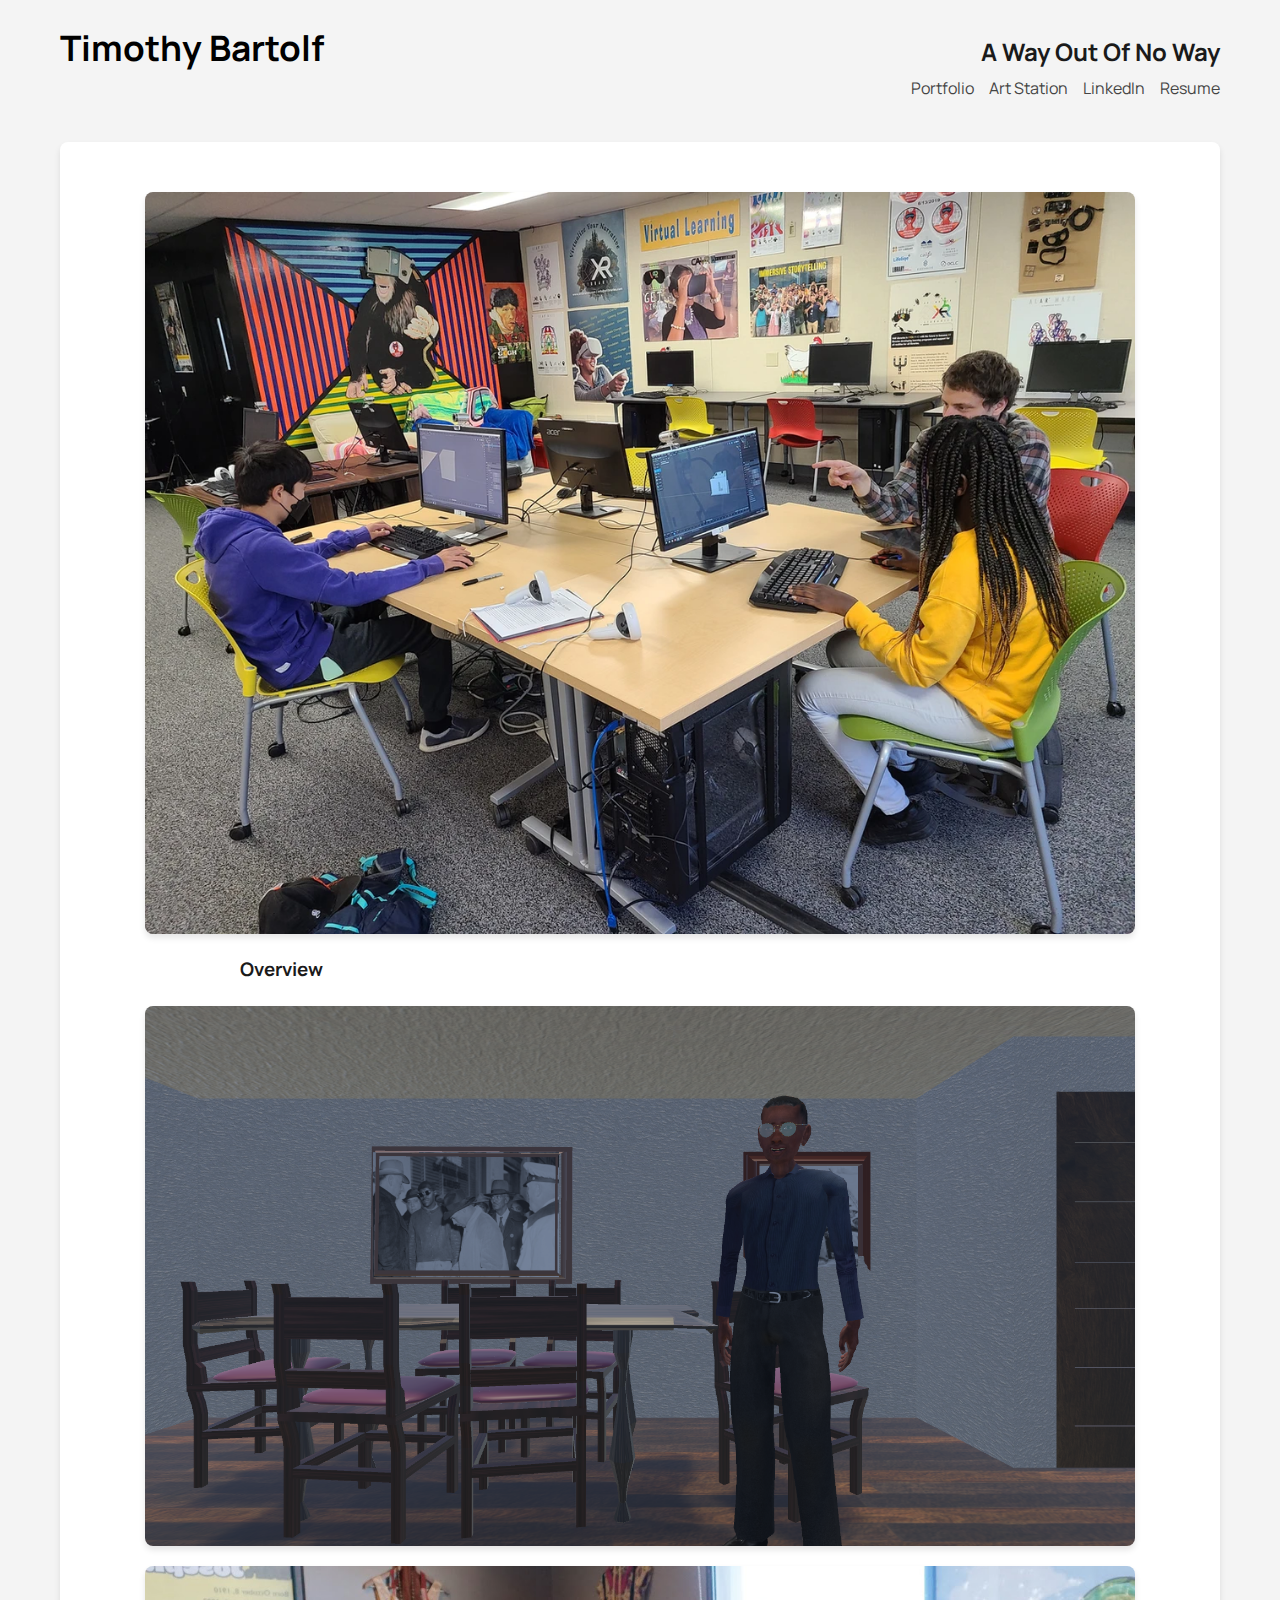
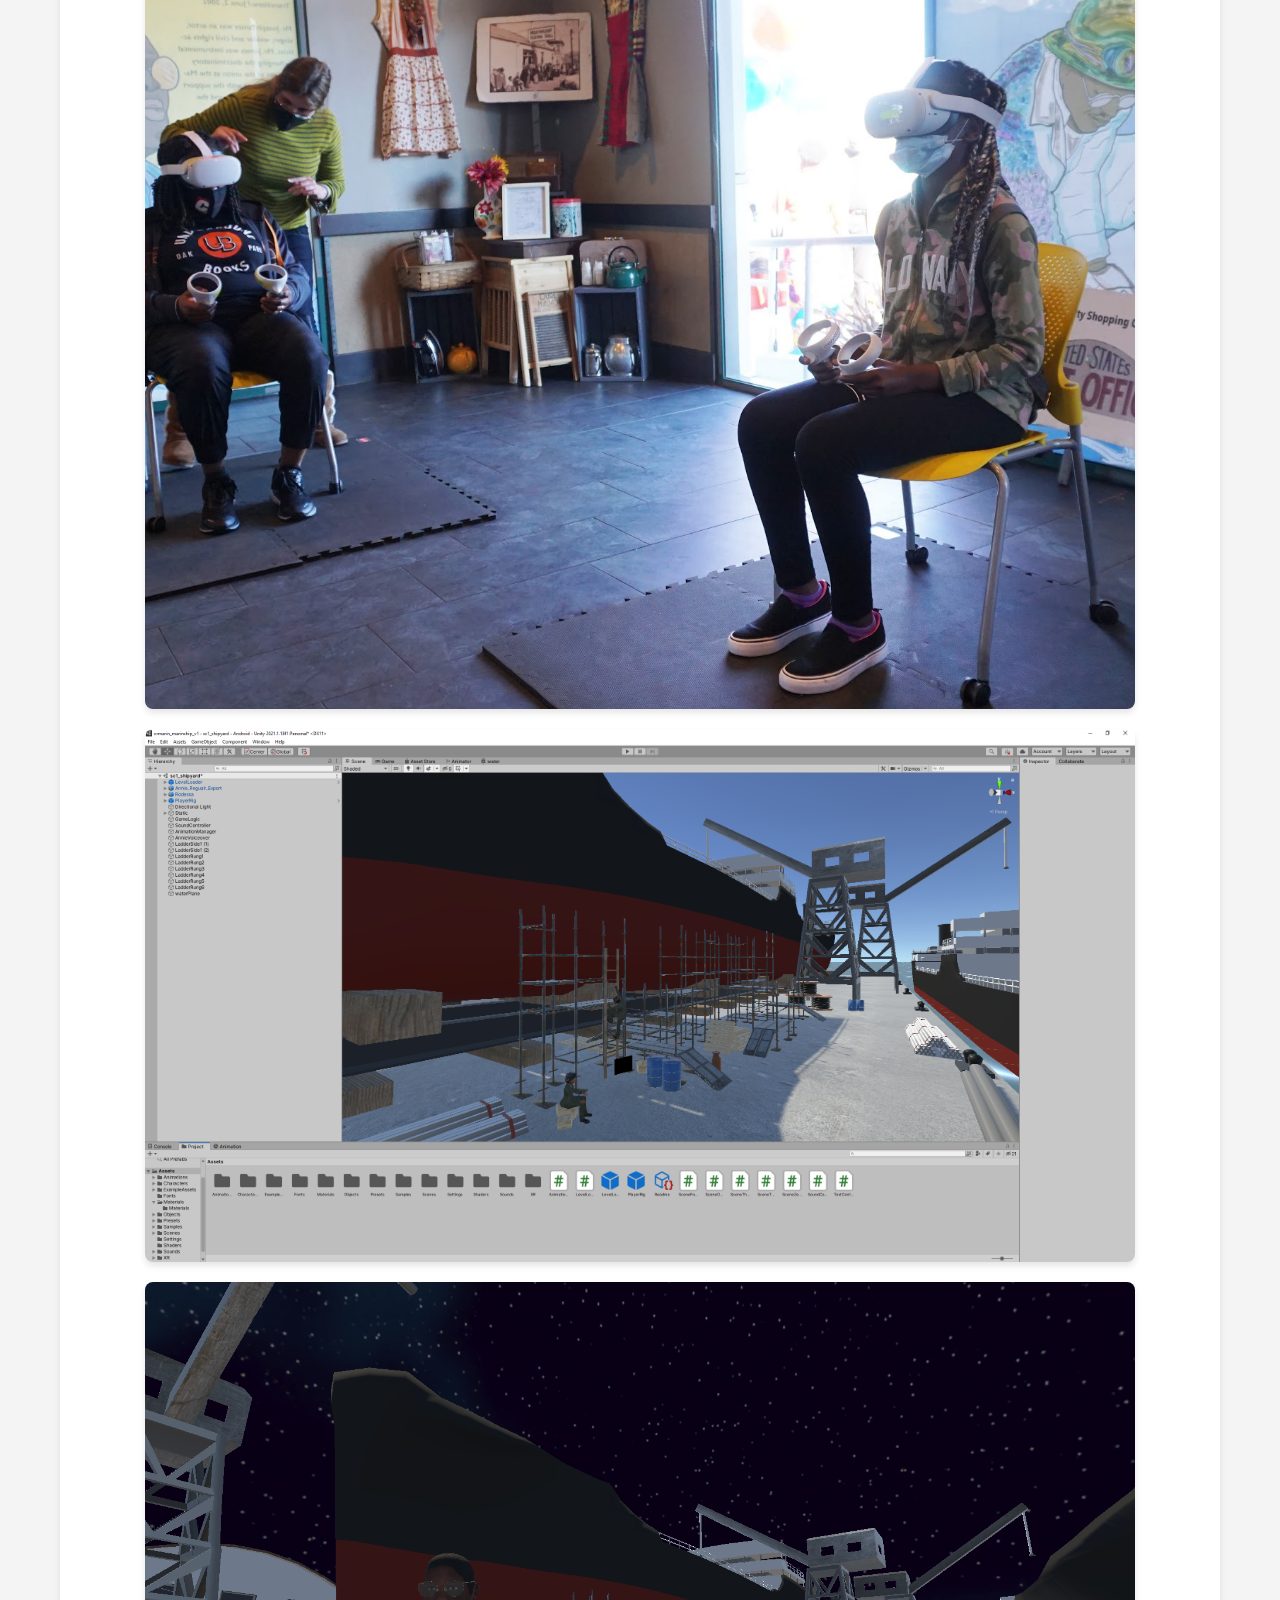
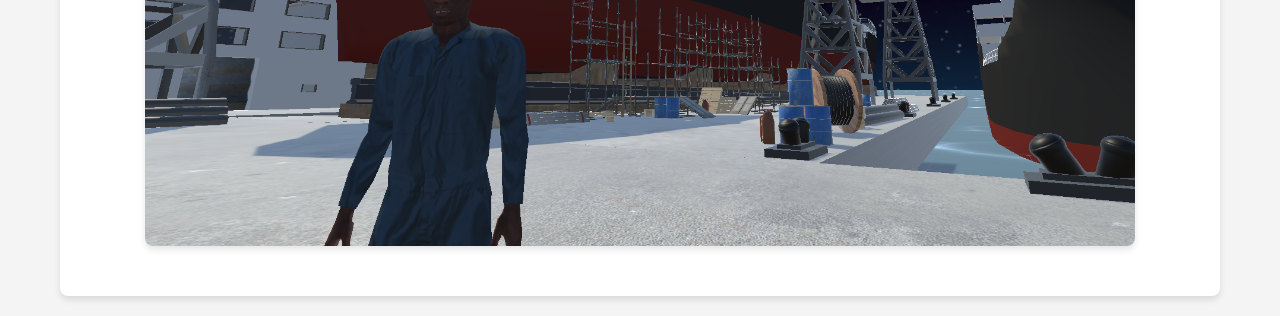
<file: a-way-out.html>
<!DOCTYPE html>
<html lang="en">
<head>
    <meta charset="UTF-8">
    <meta name="viewport" content="width=device-width, initial-scale=1.0">
    <title>Portfolio</title>
    <link rel="stylesheet" href="styles.css">

    <!-- Google Fonts -->
    <link rel="preconnect" href="https://fonts.googleapis.com">
    <link rel="preconnect" href="https://fonts.gstatic.com" crossorigin>
    <link href="https://fonts.googleapis.com/css2?family=Manrope:wght@200..800&display=swap" rel="stylesheet">

</head>
<body class="manrope-400">
    <div class="container">
        
        <!-- Navigation -->
        <div class="headernav-container">
            <div class="headernav-headers">
                <div class="title manrope-700">
                    <h1>Timothy Bartolf</h1>
                </div>
                <h2 class="pagename">A Way Out Of No Way</h2>
            </div>
            
            <div class="navbar">
                <nav>
                    <li><a href="index.html">Portfolio</a></li>
                    <li><a href="https://www.artstation.com/timbartolf">Art Station</a></li>
                    <li><a href="https://www.linkedin.com/in/timbartolf">LinkedIn</a></li>
                    <li>Resume</li>
                </nav>
            </div>
        </div>

        <!-- Page Content -->
        <article class="article">
            <img src="./assets/mship_img2.webp" alt="">
            <h3>Overview</h3> 
            <p></p>           
            <img src="./assets/mship_img5.PNG" alt="">
            <img src="./assets/mship_img3.png" alt="">
            <img src="./assets/mship_img4.PNG" alt="">
            <img src="./assets/mship_img6.PNG" alt="">
        </article>
    </div>
</body>
</html>
</file>
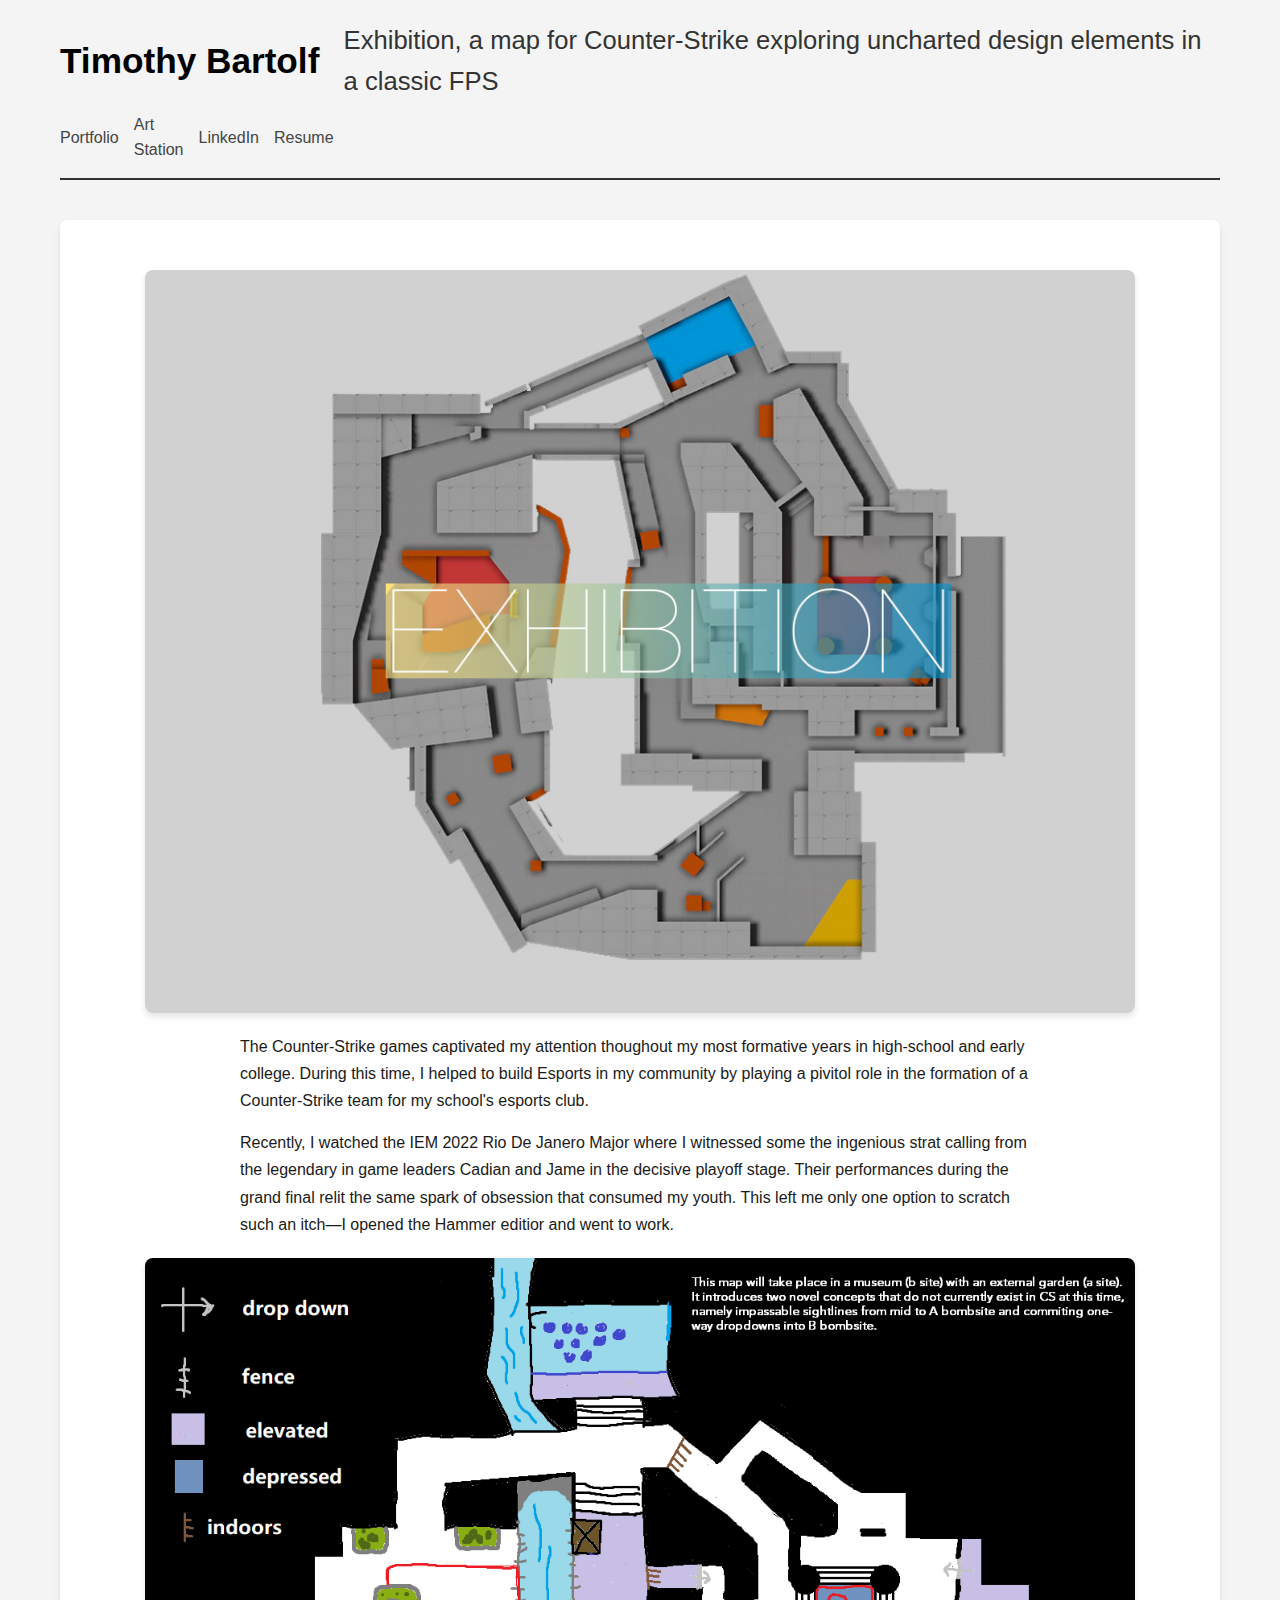
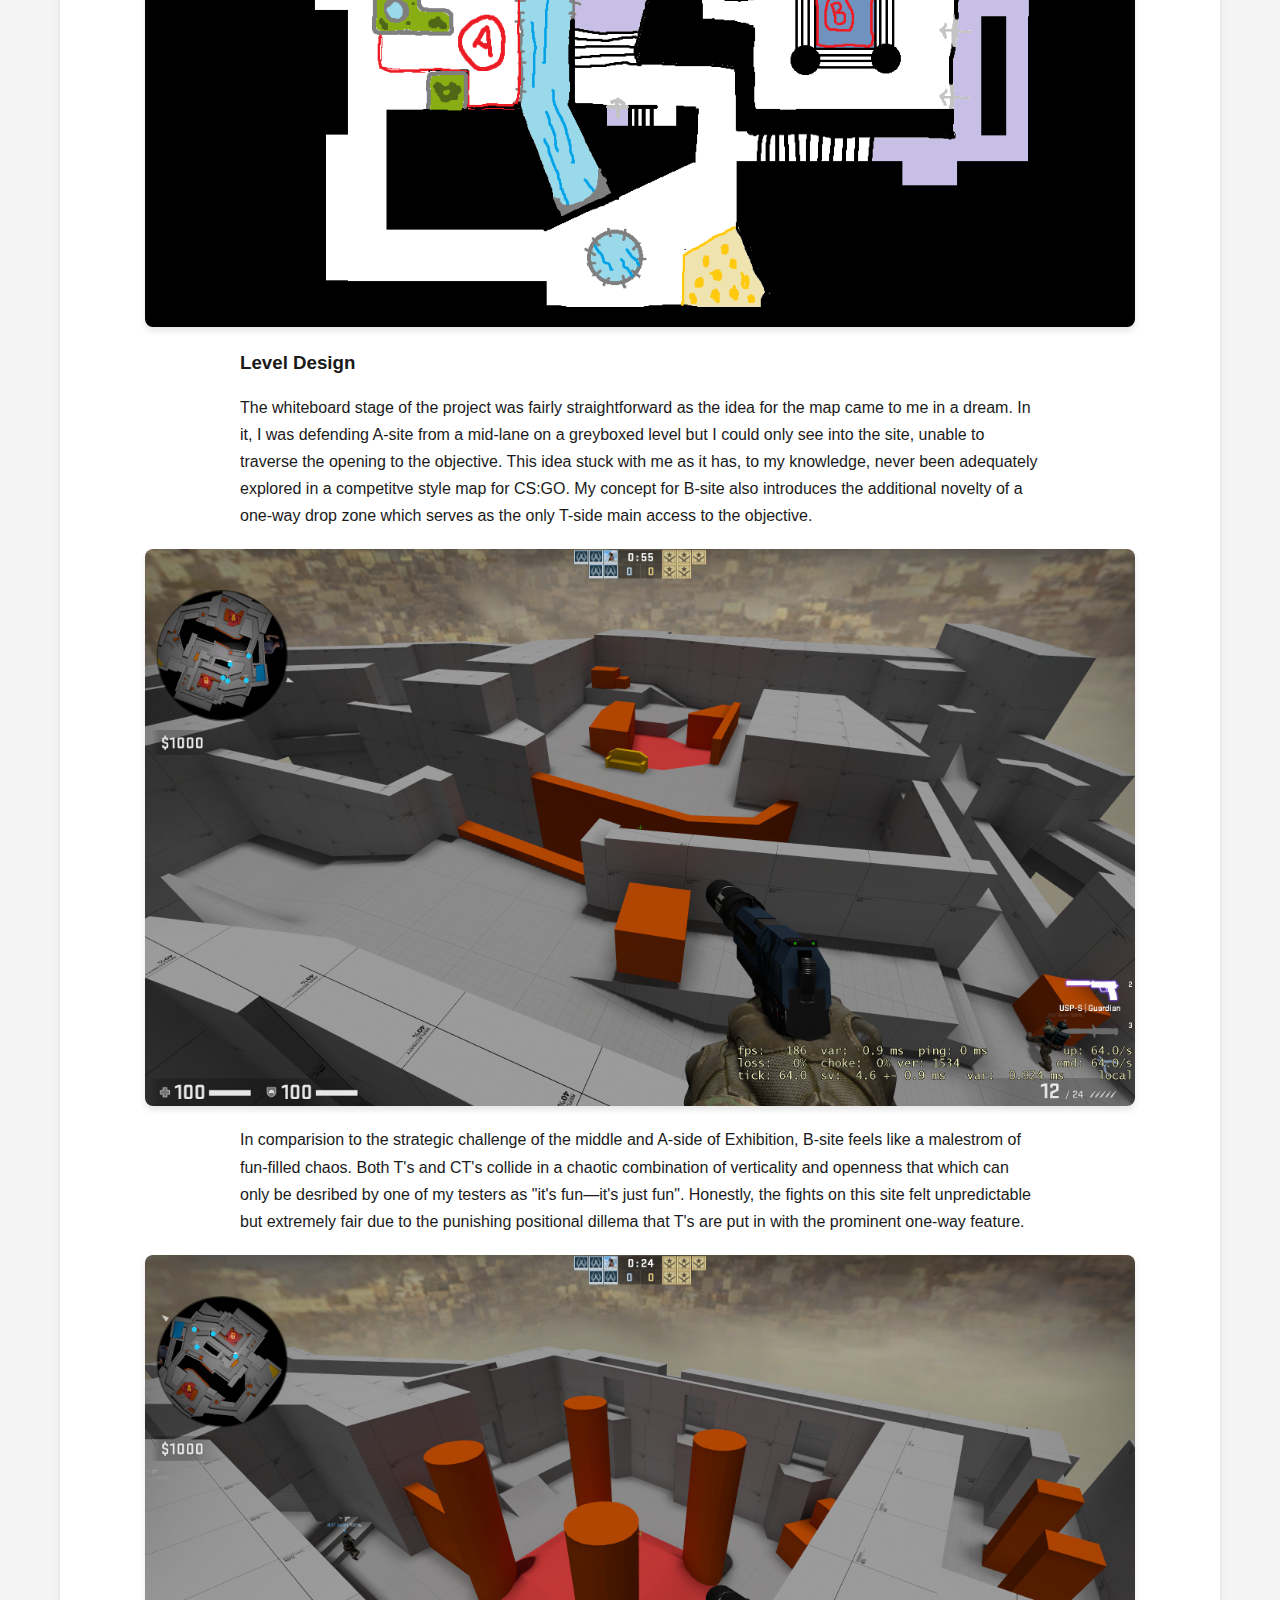
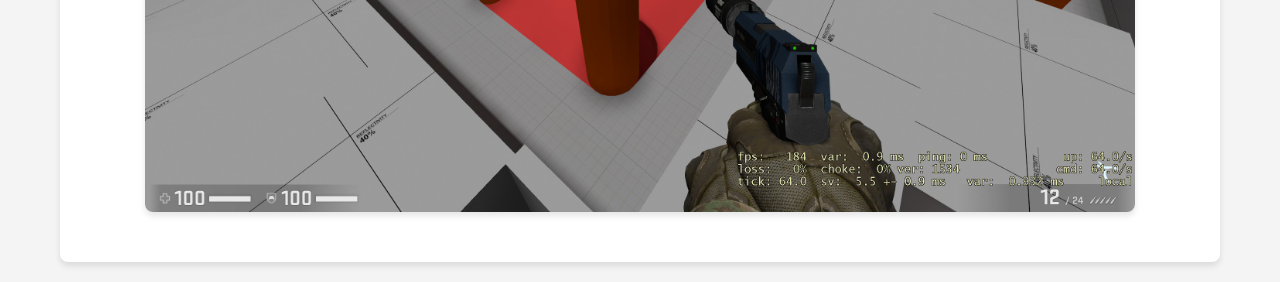
<file: exhibition.html>
<!DOCTYPE html>
<html lang="en">
<head>
    <meta charset="UTF-8">
    <meta name="viewport" content="width=device-width, initial-scale=1.0">
    <title>Portfolio</title>
    <link rel="stylesheet" href="styles.css">
</head>
<body>
    <div class="container">
        <div class="headernav">
            <div class="title">
                <h1>Timothy Bartolf</h1>
            </div>
            <div class="pagename">
                <h2>Exhibition, a map for Counter-Strike exploring uncharted design elements in a classic FPS</h2>
            </div>
            <div class="navbar">
                <nav>
                    <li><a href="index.html">Portfolio</a></li>
                    <li><a href="https://www.artstation.com/timbartolf">Art Station</a></li>
                    <li><a href="https://www.linkedin.com/in/timbartolf">LinkedIn</a></li>
                    <li>Resume</li>
                </nav>
            </div>
        </div>
        <div class="article">
            <img src="./assets/exhibition.jpg" alt="Exhbition Thumnail">
            <p>The Counter-Strike games captivated my attention thoughout my most formative years in high-school and early college. During this time, I helped to build Esports in my community by playing a pivitol role in the formation of a Counter-Strike team for my school's esports club.
            </p>
            <p> Recently, I watched the IEM 2022 Rio De Janero Major where I witnessed some the ingenious strat calling from the legendary in game leaders Cadian and Jame in the decisive playoff stage. Their performances during the grand final relit the same spark of obsession that consumed my youth. This left me only one option to scratch such an itch—I opened the Hammer editior and went to work.
            </p>
            <img src="./assets/concept.png" alt="FOB Marin">
            <h3>Level Design</h3>
            <p>The whiteboard stage of the project was fairly straightforward as the idea for the map came to me in a dream. In it, I was defending A-site from a mid-lane on a greyboxed level but I could only see into the site, unable to traverse the opening to the objective. This idea stuck with me as it has, to my knowledge, never been adequately explored in a competitve style map for CS:GO. My concept for B-site also introduces the additional novelty of a one-way drop zone which serves as the only T-side main access to the objective.
            </p>
            <img src="./assets/asite.jpg" alt="Lake Carter">
            <p>In comparision to the strategic challenge of the middle and A-side of Exhibition, B-site feels like a malestrom of fun-filled chaos. Both T's and CT's collide in a chaotic combination of verticality and openness that which can only be desribed by one of my testers as "it's fun—it's just fun". Honestly, the fights on this site felt unpredictable but extremely fair due to the punishing positional dillema that T's are put in with the prominent one-way feature.</p>
            <img src="./assets/bsite.jpg" alt="Insurgent Trenches">
        </div>
    </div>
</body>
</html>
</file>
<file: styles.css>
/* Reset and Base Styles */
* {
    margin: 0;
    padding: 0;
    box-sizing: border-box;
}

body {
    font-family: 'Inter', 'Helvetica Neue', Helvetica, Arial, sans-serif;
    line-height: 1.6;
    color: #1a1a1a;
    background-color: #f4f4f4;
    padding: 20px;
    max-width: 1200px;
    margin: 0 auto;
}

/* Typography */
.manrope-400 {
    font-family: "Manrope", serif;
    font-optical-sizing: auto;
    font-weight: 400;
    font-style: normal;
}

.manrope-700 {
    font-family: "Manrope", serif;
    font-optical-sizing: auto;
    font-weight: 700;
    font-style: normal;
}

/* Header and Navigation */
.container {
    display: grid;
    grid-template-columns: 1fr;
    gap: 20px;
}

.headernav-container {
    width: 100%;
}

.headernav-headers {
    display: flex;
    flex-direction: row;
    flex-wrap: wrap;
    justify-content: space-between;
    align-items: baseline;
    width: 100%;
}

.headernav {
    display: grid;
    grid-template-columns: 1fr auto;
    grid-template-rows: auto auto;
    align-items: center;
    gap: 10px;
    padding-bottom: 15px;
    border-bottom: 2px solid #333;
}

.title h1 {
    font-size: 2.2rem;
    font-weight: 700;
    color: #000;
    flex-grow: 0;
}

.pagename h2 {
    font-size: 1.6rem;
    font-weight: 500;
    color: #333;
    flex-grow: 1;
}

.navbar nav {
    display: flex;
    justify-content: flex-end;
    align-items: center;
    gap: 15px;
}

.navbar li {
    list-style: none;
    font-size: 1rem;
    position: relative;
    cursor: pointer;
    color: #444;
    transition: all 0.3s ease;
}

.navbar li a {
    text-decoration: none;
    color: inherit;
}

.navbar li::after {
    content: '';
    position: absolute;
    bottom: -3px;
    left: 0;
    width: 0;
    height: 2px;
    background-color: #000;
    transition: width 0.3s ease;
}

.navbar li:hover {
    color: #000;
}

.navbar li:hover::after {
    width: 100%;
}

/* Portfolio Grid */
.portfolio {
    display: grid;
    grid-template-columns: repeat(auto-fit, minmax(300px, 1fr));
    gap: 25px;
}

.project {
    background-color: #fff;
    border-radius: 8px;
    box-shadow: 0 4px 6px rgba(0, 0, 0, 0.1);
    overflow: hidden;
    transition: transform 0.3s ease, box-shadow 0.3s ease;
    text-decoration: none;
    color: inherit;
}

.project:hover {
    transform: translateY(-5px);
    box-shadow: 0 6px 12px rgba(0, 0, 0, 0.15);
}

.project img {
    width: 100%;
    height: 250px;
    object-fit: cover;
}

.project h3 {
    font-size: 1.4rem;
    font-weight: 600;
    margin: 10px 15px;
    color: #1a1a1a;
}

.project h4 {
    font-size: 1.1rem;
    font-weight: 400;
    margin: 0 15px 15px;
    color: #555;
}

/* Article Styles */
.article {
    background-color: #fff;
    border-radius: 8px;
    box-shadow: 0 4px 6px rgba(0, 0, 0, 0.1);
    padding: 30px;
    margin-top: 20px;
}

.article img {
    max-width: 90%;
    height: auto;
    display: block;
    margin: 20px auto;
    border-radius: 8px;
    box-shadow: 0 4px 6px rgba(0, 0, 0, 0.1);
}

.article p, .article h3 {
    max-width: 800px;
    margin: 15px auto;
    line-height: 1.7;
}

/* Responsive Design */
@media screen and (max-width: 768px) {
    body {
        padding: 10px;
    }

    .headernav {
        grid-template-columns: 1fr;
        text-align: center;
    }

    .navbar nav {
        justify-content: center;
        flex-wrap: wrap;
        gap: 10px;
    }

    .title h1 {
        font-size: 1.8rem;
    }

    .pagename h2 {
        font-size: 1.4rem;
    }

    .portfolio {
        grid-template-columns: 1fr;
    }

    .project img {
        height: 200px;
    }

    .project h3 {
        font-size: 1.2rem;
    }

    .project h4 {
        font-size: 1rem;
    }

    .article {
        padding: 15px;
    }
}

/* Print Styles */
@media print {
    body {
        background-color: white;
    }

    .project, .article {
        box-shadow: none;
        border: 1px solid #ccc;
    }
}
</file>
